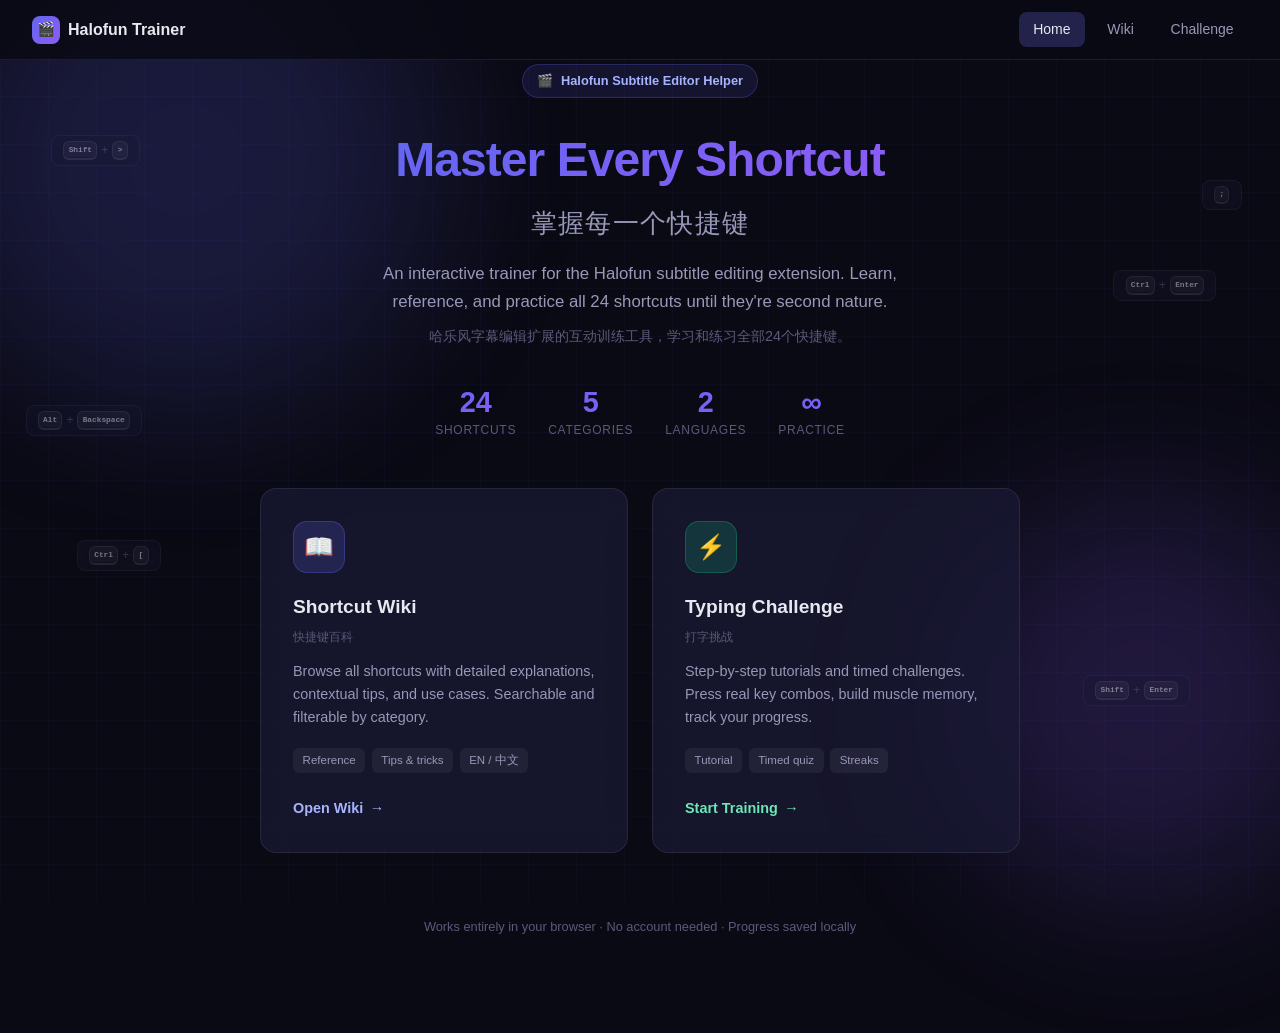
<file: docs/index.html>
<!DOCTYPE html>
<html lang="en">
<head>
<meta charset="UTF-8">
<meta name="viewport" content="width=device-width, initial-scale=1.0">
<title>Halofun Shortcut Trainer</title>
<link rel="stylesheet" href="css/style.css">
<style>
/* ── Landing-specific styles ─────────────────────────────────────────────── */
body { overflow-x: hidden; }

/* Animated background grid */
.bg-grid {
  position: fixed; inset: 0; z-index: 0;
  background-image:
    linear-gradient(rgba(99,102,241,0.04) 1px, transparent 1px),
    linear-gradient(90deg, rgba(99,102,241,0.04) 1px, transparent 1px);
  background-size: 48px 48px;
  pointer-events: none;
}
.bg-glow {
  position: fixed; z-index: 0; pointer-events: none;
  border-radius: 50%; filter: blur(80px); opacity: 0.18;
}
.bg-glow-1 { width: 500px; height: 500px; background: var(--accent); top: -10%; left: -5%; }
.bg-glow-2 { width: 400px; height: 400px; background: var(--accent2); bottom: 0; right: -5%; }

/* Hero */
.hero {
  position: relative; z-index: 1;
  display: flex; flex-direction: column; align-items: center; justify-content: center;
  min-height: calc(100vh - 60px);
  text-align: center;
  padding: 4rem 1.5rem 6rem;
}

.hero-eyebrow {
  display: inline-flex; align-items: center; gap: 0.5rem;
  padding: 0.35rem 0.9rem;
  border-radius: 99px;
  background: rgba(99,102,241,0.12);
  border: 1px solid rgba(99,102,241,0.25);
  font-size: 0.8rem; font-weight: 600; color: #a5b4fc;
  margin-bottom: 1.5rem;
  animation: fadeInUp 0.5s ease 0.1s both;
}

.hero h1 {
  margin-bottom: 1rem;
  animation: fadeInUp 0.5s ease 0.2s both;
}
.hero h1 .zh { display: block; font-size: 0.55em; color: var(--text2); font-weight: 400; margin-top: 0.2rem; letter-spacing: 0.05em; }

.hero-desc {
  max-width: 560px;
  color: var(--text2); font-size: 1.05rem; line-height: 1.7;
  margin-bottom: 0.5rem;
  animation: fadeInUp 0.5s ease 0.3s both;
}
.hero-desc-zh {
  max-width: 460px; font-size: 0.9rem; color: var(--text3);
  margin-bottom: 2.5rem;
  animation: fadeInUp 0.5s ease 0.35s both;
}

.hero-stats {
  display: flex; gap: 2rem; justify-content: center;
  margin-bottom: 3rem;
  animation: fadeInUp 0.5s ease 0.4s both;
}
.stat { text-align: center; }
.stat-num { font-size: 1.8rem; font-weight: 700; line-height: 1; }
.stat-num.g { background: var(--grad); -webkit-background-clip: text; -webkit-text-fill-color: transparent; background-clip: text; }
.stat-label { font-size: 0.75rem; color: var(--text3); margin-top: 0.25rem; text-transform: uppercase; letter-spacing: 0.06em; }

/* Cards */
.mode-cards {
  display: grid; grid-template-columns: repeat(auto-fit, minmax(300px, 1fr));
  gap: 1.5rem; max-width: 760px; width: 100%;
  animation: fadeInUp 0.5s ease 0.5s both;
}

.mode-card {
  display: flex; flex-direction: column;
  padding: 2rem;
  border-radius: 16px;
  background: rgba(26,26,53,0.7);
  backdrop-filter: blur(12px);
  border: 1px solid var(--border);
  text-align: left;
  transition: transform 0.25s, border-color 0.25s, box-shadow 0.25s;
  cursor: pointer;
  position: relative; overflow: hidden;
}
.mode-card::before {
  content: '';
  position: absolute; inset: 0;
  background: var(--grad);
  opacity: 0;
  transition: opacity 0.25s;
}
.mode-card:hover { transform: translateY(-4px); border-color: rgba(99,102,241,0.4); box-shadow: 0 16px 48px rgba(0,0,0,0.4); }
.mode-card:hover::before { opacity: 0.04; }

.card-icon {
  width: 52px; height: 52px; border-radius: 14px;
  display: flex; align-items: center; justify-content: center;
  font-size: 1.5rem; margin-bottom: 1.2rem;
  position: relative; z-index: 1;
}
.card-icon.wiki-icon { background: rgba(99,102,241,0.2); border: 1px solid rgba(99,102,241,0.3); }
.card-icon.challenge-icon { background: rgba(16,185,129,0.2); border: 1px solid rgba(16,185,129,0.3); }

.card-title { font-size: 1.2rem; font-weight: 700; margin-bottom: 0.3rem; position: relative; z-index: 1; }
.card-title-zh { font-size: 0.75rem; color: var(--text3); margin-bottom: 0.8rem; position: relative; z-index: 1; }
.card-desc { color: var(--text2); font-size: 0.9rem; line-height: 1.6; flex: 1; position: relative; z-index: 1; }
.card-tags { display: flex; flex-wrap: wrap; gap: 0.4rem; margin-top: 1.2rem; position: relative; z-index: 1; }
.card-tag {
  padding: 0.2rem 0.6rem; border-radius: 6px;
  font-size: 0.72rem; font-weight: 500;
  background: rgba(255,255,255,0.06); color: var(--text2);
}
.card-cta {
  display: flex; align-items: center; gap: 0.4rem;
  margin-top: 1.5rem; font-weight: 600; font-size: 0.9rem;
  position: relative; z-index: 1;
  transition: gap 0.2s;
}
.card-cta.wiki-cta { color: #a5b4fc; }
.card-cta.challenge-cta { color: #6ee7b7; }
.mode-card:hover .card-cta { gap: 0.7rem; }

/* Floating shortcut pills */
.floating-pills {
  position: fixed; inset: 0; pointer-events: none; z-index: 0; overflow: hidden;
}
.pill {
  position: absolute;
  display: inline-flex; align-items: center; gap: 4px;
  padding: 0.3rem 0.7rem;
  background: rgba(26,26,53,0.6); backdrop-filter: blur(8px);
  border: 1px solid var(--border);
  border-radius: 8px; font-size: 0.75rem; color: var(--text3);
  animation: float 4s ease-in-out infinite;
  opacity: 0.5;
}
.pill kbd { font-size: 0.65em; background: rgba(255,255,255,0.08); border-color: rgba(255,255,255,0.12); }

/* Bottom wave */
.hero-bottom {
  position: relative; z-index: 1;
  margin-top: 4rem; color: var(--text3); font-size: 0.8rem;
  animation: fadeInUp 0.5s ease 0.7s both;
}
</style>
</head>
<body>

<div class="bg-grid"></div>
<div class="bg-glow bg-glow-1"></div>
<div class="bg-glow bg-glow-2"></div>

<!-- Floating decorative pills -->
<div class="floating-pills">
  <div class="pill" style="top:15%;left:4%;animation-delay:0s"><kbd>Shift</kbd><span>+</span><kbd>&gt;</kbd></div>
  <div class="pill" style="top:30%;right:5%;animation-delay:1.2s"><kbd>Ctrl</kbd><span>+</span><kbd>Enter</kbd></div>
  <div class="pill" style="top:60%;left:6%;animation-delay:0.7s"><kbd>Ctrl</kbd><span>+</span><kbd>[</kbd></div>
  <div class="pill" style="top:75%;right:7%;animation-delay:1.8s"><kbd>Shift</kbd><span>+</span><kbd>Enter</kbd></div>
  <div class="pill" style="top:45%;left:2%;animation-delay:2.3s"><kbd>Alt</kbd><span>+</span><kbd>Backspace</kbd></div>
  <div class="pill" style="top:20%;right:3%;animation-delay:0.4s"><kbd>;</kbd></div>
</div>

<nav class="site-nav">
  <div class="nav-logo">
    <div class="logo-icon">🎬</div>
    Halofun Trainer
  </div>
  <div class="nav-links">
    <a href="index.html" class="nav-link active">Home</a>
    <a href="wiki.html" class="nav-link">Wiki</a>
    <a href="challenge.html" class="nav-link">Challenge</a>
  </div>
</nav>

<main class="hero">
  <div class="hero-eyebrow">
    <span>🎬</span> Halofun Subtitle Editor Helper
  </div>

  <h1>
    <span class="gradient-text">Master Every Shortcut</span>
    <span class="zh">掌握每一个快捷键</span>
  </h1>

  <p class="hero-desc">
    An interactive trainer for the Halofun subtitle editing extension.
    Learn, reference, and practice all 24 shortcuts until they're second nature.
  </p>
  <p class="hero-desc-zh">哈乐风字幕编辑扩展的互动训练工具，学习和练习全部24个快捷键。</p>

  <div class="hero-stats">
    <div class="stat">
      <div class="stat-num g">24</div>
      <div class="stat-label">Shortcuts</div>
    </div>
    <div class="stat">
      <div class="stat-num g">5</div>
      <div class="stat-label">Categories</div>
    </div>
    <div class="stat">
      <div class="stat-num g">2</div>
      <div class="stat-label">Languages</div>
    </div>
    <div class="stat">
      <div class="stat-num g">∞</div>
      <div class="stat-label">Practice</div>
    </div>
  </div>

  <div class="mode-cards">
    <a href="wiki.html" class="mode-card">
      <div class="card-icon wiki-icon">📖</div>
      <div class="card-title">Shortcut Wiki</div>
      <div class="card-title-zh">快捷键百科</div>
      <div class="card-desc">Browse all shortcuts with detailed explanations, contextual tips, and use cases. Searchable and filterable by category.</div>
      <div class="card-tags">
        <span class="card-tag">Reference</span>
        <span class="card-tag">Tips &amp; tricks</span>
        <span class="card-tag">EN / 中文</span>
      </div>
      <div class="card-cta wiki-cta">Open Wiki <span>→</span></div>
    </a>

    <a href="challenge.html" class="mode-card">
      <div class="card-icon challenge-icon">⚡</div>
      <div class="card-title">Typing Challenge</div>
      <div class="card-title-zh">打字挑战</div>
      <div class="card-desc">Step-by-step tutorials and timed challenges. Press real key combos, build muscle memory, track your progress.</div>
      <div class="card-tags">
        <span class="card-tag">Tutorial</span>
        <span class="card-tag">Timed quiz</span>
        <span class="card-tag">Streaks</span>
      </div>
      <div class="card-cta challenge-cta">Start Training <span>→</span></div>
    </a>
  </div>

  <div class="hero-bottom">
    Works entirely in your browser · No account needed · Progress saved locally
  </div>
</main>

</body>
</html>
</file>
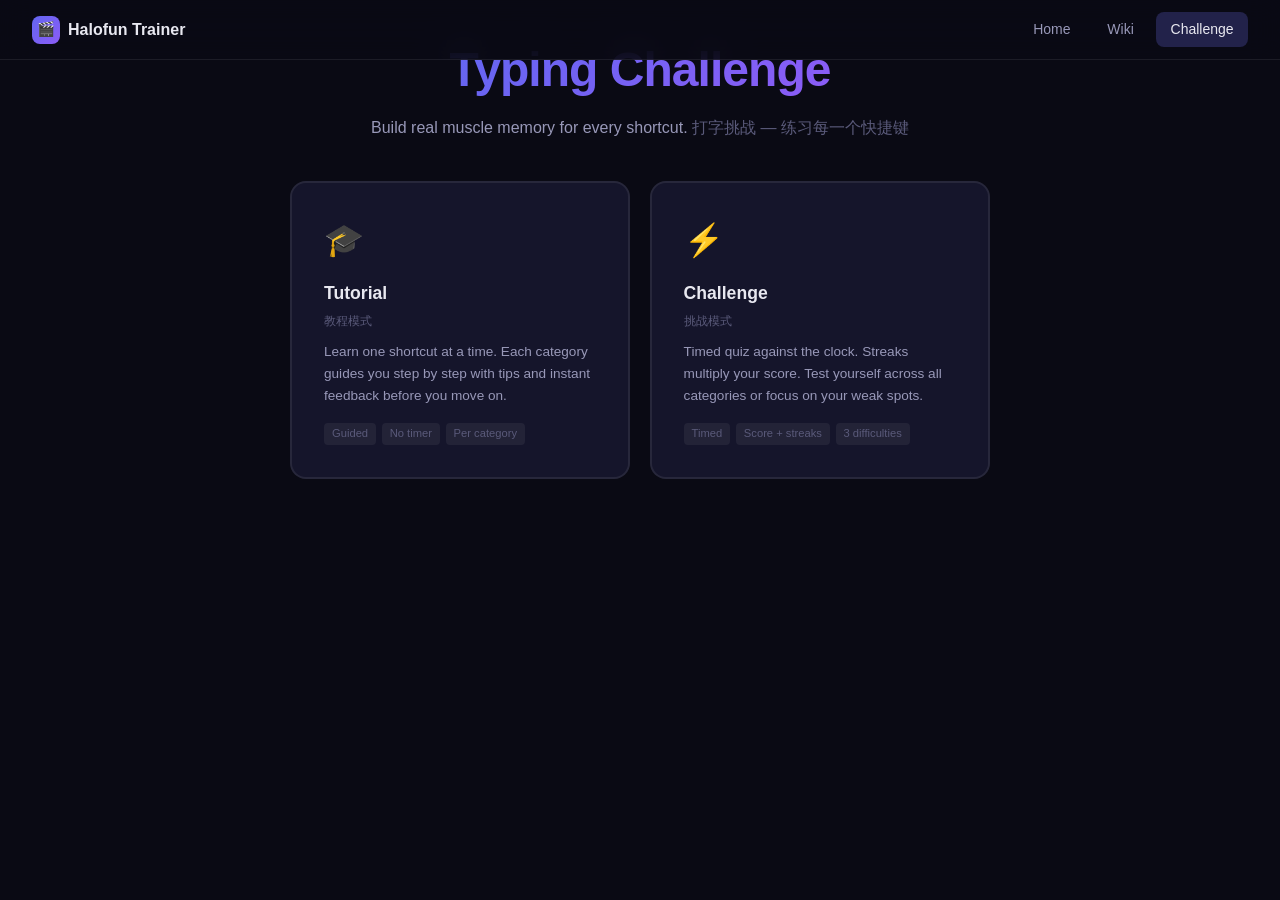
<file: docs/challenge.html>
<!DOCTYPE html>
<html lang="en">
<head>
<meta charset="UTF-8">
<meta name="viewport" content="width=device-width, initial-scale=1.0">
<title>Typing Challenge — Halofun Trainer</title>
<link rel="stylesheet" href="css/style.css">
<style>
/* ── Layout ───────────────────────────────────────────────────────────────── */
.page { display: flex; flex-direction: column; align-items: center; padding: 2rem 1rem 4rem; }
.section { display: none; width: 100%; max-width: 700px; }
.section.active { display: block; animation: fadeInUp 0.35s ease; }

/* ── Mode Select ──────────────────────────────────────────────────────────── */
#modeSelect { text-align: center; }
#modeSelect h1 { margin-bottom: 0.4rem; }
#modeSelect p { color: var(--text2); margin-bottom: 3rem; }

.mode-pick-cards { display: grid; grid-template-columns: 1fr 1fr; gap: 1.2rem; margin-bottom: 2.5rem; }
.mode-pick {
  padding: 2rem;
  border-radius: 16px;
  background: rgba(26,26,53,0.7);
  border: 2px solid var(--border);
  cursor: pointer;
  text-align: left;
  transition: all 0.2s;
}
.mode-pick:hover { border-color: rgba(99,102,241,0.5); transform: translateY(-3px); box-shadow: 0 12px 32px rgba(0,0,0,0.4); }
.mode-pick-icon { font-size: 2rem; margin-bottom: 0.8rem; }
.mode-pick-title { font-size: 1.1rem; font-weight: 700; margin-bottom: 0.3rem; }
.mode-pick-title-zh { font-size: 0.72rem; color: var(--text3); margin-bottom: 0.7rem; }
.mode-pick-desc { font-size: 0.85rem; color: var(--text2); line-height: 1.6; }
.mode-pick-tags { display: flex; flex-wrap: wrap; gap: 0.35rem; margin-top: 1rem; }
.mode-pick-tag { padding: 0.15rem 0.5rem; border-radius: 4px; font-size: 0.7rem; background: rgba(255,255,255,0.06); color: var(--text3); }

/* Weak spots button */
.weak-btn {
  display: inline-flex; align-items: center; gap: 0.5rem;
  padding: 0.65rem 1.4rem;
  border-radius: 10px;
  background: rgba(245,158,11,0.12);
  border: 1px solid rgba(245,158,11,0.3);
  color: #fcd34d; font-weight: 600; font-size: 0.9rem;
  cursor: pointer; transition: background 0.2s;
}
.weak-btn:hover { background: rgba(245,158,11,0.22); }
.weak-btn.hidden { display: none; }

/* ── Tutorial Setup ───────────────────────────────────────────────────────── */
#tutSetup { text-align: center; }
#tutSetup h2 { margin-bottom: 0.5rem; }
#tutSetup p { color: var(--text2); margin-bottom: 2rem; }

.cat-select-grid { display: grid; grid-template-columns: repeat(auto-fill, minmax(180px, 1fr)); gap: 0.8rem; margin-bottom: 2rem; }
.cat-select-card {
  padding: 1.1rem; border-radius: 12px;
  background: rgba(26,26,53,0.6);
  border: 2px solid var(--border);
  cursor: pointer; text-align: center;
  transition: all 0.2s;
}
.cat-select-card:hover { border-color: rgba(99,102,241,0.4); }
.cat-select-card.selected { border-color: var(--accent); background: rgba(99,102,241,0.12); }
.cat-select-icon { font-size: 1.6rem; margin-bottom: 0.4rem; }
.cat-select-name { font-size: 0.85rem; font-weight: 600; }
.cat-select-count { font-size: 0.72rem; color: var(--text3); margin-top: 0.2rem; }
.cat-select-progress { display: flex; gap: 3px; justify-content: center; margin-top: 0.5rem; }
.cat-dot { width: 6px; height: 6px; border-radius: 50%; background: var(--border2); }
.cat-dot.done { background: var(--success); }
.cat-dot.partial { background: var(--warn); }

/* ── Tutorial Active ──────────────────────────────────────────────────────── */
#tutActive {}

.tut-header {
  display: flex; align-items: center; gap: 1rem; margin-bottom: 1.5rem;
}
.tut-header-left { flex: 1; }
.tut-header-title { font-size: 1rem; font-weight: 700; }
.tut-header-sub { font-size: 0.8rem; color: var(--text2); margin-top: 0.2rem; }
.tut-step-count { font-size: 0.8rem; color: var(--text3); }

/* Intro card */
.tut-intro-card {
  padding: 1.8rem 2rem;
  background: rgba(26,26,53,0.7);
  border: 1px solid var(--border);
  border-radius: 16px;
  margin-bottom: 1rem;
  transition: border-color 0.3s, box-shadow 0.3s;
}
.tut-intro-card.state-waiting { border-color: var(--border); }
.tut-intro-card.state-success {
  border-color: var(--success);
  box-shadow: 0 0 28px rgba(16,185,129,0.25);
  animation: glow-success 0.6s ease;
}
.tut-intro-card.state-error {
  border-color: var(--error);
  box-shadow: 0 0 20px rgba(239,68,68,0.2);
  animation: shake 0.4s ease, glow-error 0.4s ease;
}

.tut-prompt-label {
  font-size: 0.72rem; font-weight: 600; text-transform: uppercase; letter-spacing: 0.08em;
  color: var(--text3); margin-bottom: 1.2rem;
}

.tut-action-label {
  font-size: 1.25rem; font-weight: 700; color: var(--text); line-height: 1.4;
  margin-bottom: 0.3rem;
}
.tut-action-zh { font-size: 0.9rem; color: var(--text2); margin-bottom: 1.5rem; }

/* Key display in tutorial */
.tut-keys {
  display: flex; align-items: center; gap: 6px; flex-wrap: wrap;
  margin-bottom: 1.5rem;
}
.tut-keys.revealed {}
.tut-keys kbd {
  font-size: 1rem; padding: 0.35em 0.75em;
  background: var(--surface2);
  transition: all 0.2s;
}
.tut-keys kbd.pressed { background: var(--accent); border-color: var(--accent2); box-shadow: 0 0 14px rgba(99,102,241,0.5); color: #fff; }
.tut-keys kbd.correct { background: var(--success); border-color: #059669; box-shadow: 0 0 14px rgba(16,185,129,0.5); color: #fff; }
.tut-keys kbd.wrong   { background: var(--error);   border-color: #dc2626; color: #fff; }
.tut-keys .plus { color: var(--text3); font-size: 0.85em; }

.tut-status-msg {
  display: flex; align-items: center; gap: 0.5rem;
  font-size: 0.88rem; font-weight: 600; min-height: 1.5rem;
}
.tut-status-msg.success { color: var(--success); }
.tut-status-msg.error   { color: var(--error); }
.tut-status-msg.hint    { color: var(--text3); }

/* Tip panel */
.tut-tip-panel {
  margin-top: 1rem;
  padding: 0.8rem 1rem;
  background: rgba(99,102,241,0.07);
  border-left: 2px solid rgba(99,102,241,0.35);
  border-radius: 0 8px 8px 0;
  font-size: 0.85rem; color: var(--text2); line-height: 1.6;
}
.tut-tip-panel.hidden { display: none; }

/* Tutorial controls */
.tut-controls { display: flex; gap: 0.75rem; margin-top: 1rem; flex-wrap: wrap; }
.tut-skip-btn {
  background: none; border: 1px solid var(--border); color: var(--text3);
  padding: 0.5rem 1rem; border-radius: 8px; font-size: 0.85rem; cursor: pointer;
  transition: all 0.2s;
}
.tut-skip-btn:hover { border-color: var(--border2); color: var(--text2); }
.tut-next-btn {
  padding: 0.5rem 1.2rem; border-radius: 8px; font-size: 0.85rem;
  font-weight: 600; border: none; cursor: pointer;
  background: var(--accent); color: #fff;
  display: none; transition: all 0.2s;
}
.tut-next-btn:hover { background: var(--accent2); }
.tut-next-btn.visible { display: inline-flex; }

/* Keyboard press hint */
.press-hint {
  text-align: center; padding: 0.5rem;
  font-size: 0.78rem; color: var(--text3);
  animation: fadeIn 0.3s ease;
}
.press-hint.hidden { display: none; }

/* ── Tutorial Completion ──────────────────────────────────────────────────── */
#tutComplete { text-align: center; }
.complete-icon { font-size: 4rem; margin-bottom: 1rem; animation: pop 0.4s ease; }
.complete-title { font-size: 1.8rem; font-weight: 700; margin-bottom: 0.5rem; }
.complete-sub { color: var(--text2); margin-bottom: 2rem; }
.complete-stars { font-size: 2.5rem; margin-bottom: 1rem; }
.complete-stats {
  display: flex; gap: 1.5rem; justify-content: center; flex-wrap: wrap;
  margin-bottom: 2rem;
}
.cstat { text-align: center; }
.cstat-num { font-size: 1.8rem; font-weight: 700; }
.cstat-label { font-size: 0.75rem; color: var(--text3); text-transform: uppercase; letter-spacing: 0.05em; }
.complete-actions { display: flex; gap: 0.75rem; justify-content: center; flex-wrap: wrap; }

/* ── Challenge Setup ──────────────────────────────────────────────────────── */
#chalSetup { text-align: center; }
#chalSetup h2 { margin-bottom: 0.5rem; }
#chalSetup p { color: var(--text2); margin-bottom: 2rem; }

.diff-cards { display: grid; grid-template-columns: repeat(3, 1fr); gap: 0.8rem; margin-bottom: 1.5rem; }
.diff-card {
  padding: 1.2rem 0.8rem; border-radius: 12px;
  background: rgba(26,26,53,0.6);
  border: 2px solid var(--border);
  cursor: pointer; text-align: center;
  transition: all 0.2s;
}
.diff-card:hover { transform: translateY(-2px); }
.diff-card.selected { border-color: var(--accent); background: rgba(99,102,241,0.1); }
.diff-icon { font-size: 1.5rem; margin-bottom: 0.4rem; }
.diff-name { font-size: 0.95rem; font-weight: 700; margin-bottom: 0.2rem; }
.diff-time { font-size: 0.75rem; color: var(--text2); }
.diff-tag { font-size: 0.7rem; color: var(--text3); margin-top: 0.4rem; }

.chal-cat-grid { display: flex; flex-wrap: wrap; gap: 0.5rem; justify-content: center; margin-bottom: 1.5rem; }
.chal-cat-toggle {
  padding: 0.4rem 0.85rem; border-radius: 99px;
  font-size: 0.8rem; font-weight: 500;
  border: 1px solid var(--border); background: transparent; color: var(--text2);
  cursor: pointer; transition: all 0.2s;
}
.chal-cat-toggle.on {
  background: rgba(99,102,241,0.15);
  border-color: rgba(99,102,241,0.4); color: #a5b4fc;
}

/* ── Challenge Active ─────────────────────────────────────────────────────── */
#chalActive {}

/* HUD */
.hud {
  display: flex; align-items: center; gap: 1.2rem; margin-bottom: 1.2rem; flex-wrap: wrap;
}
.hud-score { font-size: 1.4rem; font-weight: 800; }
.hud-score span { font-size: 0.7rem; color: var(--text3); font-weight: 400; display: block; }
.hud-streak {
  display: flex; align-items: center; gap: 0.4rem;
  padding: 0.4rem 0.8rem; border-radius: 8px;
  background: rgba(245,158,11,0.1); border: 1px solid rgba(245,158,11,0.2);
  font-size: 0.9rem; font-weight: 700; color: #fcd34d;
  transition: all 0.2s;
}
.hud-streak.bump { animation: streak-bump 0.3s ease; }
.hud-mult {
  font-size: 0.7rem; padding: 0.15rem 0.45rem; border-radius: 4px;
  background: rgba(245,158,11,0.2); color: #fbbf24; font-weight: 700;
}
.hud-lives { display: flex; gap: 0.3rem; font-size: 1.2rem; }
.hud-lives .life.lost { opacity: 0.2; filter: grayscale(1); }
.hud-spacer { flex: 1; }
.hud-q-count { font-size: 0.8rem; color: var(--text3); }

/* Timer */
.timer-wrap { margin-bottom: 1.2rem; position: relative; }
.timer-bar-bg { height: 5px; background: var(--surface2); border-radius: 3px; overflow: hidden; }
.timer-bar {
  height: 100%; border-radius: 3px;
  background: linear-gradient(90deg, var(--success), var(--accent));
  transition: background 0.5s;
}
.timer-bar.urgent { background: linear-gradient(90deg, var(--error), var(--warn)); }

/* Question card */
.question-card {
  padding: 2.5rem 2rem;
  background: rgba(26,26,53,0.7);
  border: 2px solid var(--border);
  border-radius: 18px;
  text-align: center;
  transition: border-color 0.3s, box-shadow 0.3s;
  min-height: 200px;
  display: flex; flex-direction: column; align-items: center; justify-content: center;
}
.question-card.correct {
  border-color: var(--success);
  box-shadow: 0 0 32px rgba(16,185,129,0.3);
  animation: glow-success 0.5s ease;
}
.question-card.wrong {
  border-color: var(--error);
  box-shadow: 0 0 24px rgba(239,68,68,0.2);
  animation: shake 0.35s ease, glow-error 0.4s ease;
}

.q-cat-badge { margin-bottom: 1rem; }
.q-action {
  font-size: 1.4rem; font-weight: 700; margin-bottom: 0.5rem; line-height: 1.4;
}
.q-action-zh { font-size: 0.9rem; color: var(--text2); margin-bottom: 1rem; }
.q-press-hint { font-size: 0.82rem; color: var(--text3); margin-top: 0.5rem; }
.q-feedback-keys {
  display: flex; align-items: center; gap: 6px; flex-wrap: wrap; justify-content: center;
  margin-top: 1rem; opacity: 0;
  transition: opacity 0.3s;
}
.q-feedback-keys.visible { opacity: 1; }
.q-feedback-keys kbd { font-size: 0.95rem; }

/* Scored flash */
.score-flash {
  position: fixed; top: 50%; left: 50%;
  transform: translate(-50%, -50%);
  font-size: 3rem; font-weight: 900;
  pointer-events: none; z-index: 200;
  opacity: 0; transition: none;
}
.score-flash.show {
  animation: score-burst 0.7s ease forwards;
}
@keyframes score-burst {
  0%   { opacity: 1; transform: translate(-50%, -50%) scale(0.5); }
  30%  { transform: translate(-50%, -70%) scale(1.2); }
  100% { opacity: 0; transform: translate(-50%, -90%) scale(1); }
}

/* ── Challenge End ────────────────────────────────────────────────────────── */
#chalEnd { text-align: center; }
.end-rank { font-size: 3.5rem; margin-bottom: 0.5rem; animation: pop 0.4s ease; }
.end-title { font-size: 1.6rem; font-weight: 700; margin-bottom: 0.3rem; }
.end-sub { color: var(--text2); margin-bottom: 2rem; }
.end-stats {
  display: grid; grid-template-columns: repeat(auto-fit, minmax(110px, 1fr));
  gap: 0.8rem; margin-bottom: 2rem;
}
.end-stat {
  padding: 1rem; border-radius: 12px;
  background: rgba(26,26,53,0.6); border: 1px solid var(--border);
}
.end-stat-num { font-size: 1.6rem; font-weight: 800; }
.end-stat-label { font-size: 0.72rem; color: var(--text3); text-transform: uppercase; letter-spacing: 0.05em; margin-top: 0.2rem; }

.weak-spots-section { margin-bottom: 2rem; text-align: left; }
.weak-spots-title { font-size: 0.85rem; font-weight: 600; color: var(--text2); margin-bottom: 0.75rem; }
.weak-spot-item {
  display: flex; align-items: center; justify-content: space-between; gap: 0.75rem;
  padding: 0.65rem 0.9rem; border-radius: 8px;
  background: rgba(239,68,68,0.07); border: 1px solid rgba(239,68,68,0.15);
  margin-bottom: 0.4rem;
}
.weak-spot-label { font-size: 0.85rem; color: var(--text); }
.weak-spot-miss { font-size: 0.75rem; color: var(--error); font-weight: 600; }
.end-actions { display: flex; gap: 0.75rem; justify-content: center; flex-wrap: wrap; }

/* ── Shared ───────────────────────────────────────────────────────────────── */
.back-row {
  display: flex; align-items: center; gap: 0.5rem;
  margin-bottom: 2rem;
}
.back-btn {
  display: inline-flex; align-items: center; gap: 0.4rem;
  background: none; border: none; color: var(--text2);
  font-size: 0.85rem; cursor: pointer; transition: color 0.2s; padding: 0;
}
.back-btn:hover { color: var(--text); }
</style>
</head>
<body>

<nav class="site-nav">
  <div class="nav-logo">
    <div class="logo-icon">🎬</div>
    Halofun Trainer
  </div>
  <div class="nav-links">
    <a href="index.html" class="nav-link">Home</a>
    <a href="wiki.html" class="nav-link">Wiki</a>
    <a href="challenge.html" class="nav-link active">Challenge</a>
  </div>
</nav>

<div class="page">

<!-- ── Mode Select ──────────────────────────────────────────────────────── -->
<div class="section active" id="modeSelect">
  <h1 style="text-align:center;margin-bottom:0.4rem"><span class="gradient-text">Typing Challenge</span></h1>
  <p style="text-align:center;color:var(--text2);margin-bottom:2.5rem">Build real muscle memory for every shortcut. <span style="color:var(--text3)">打字挑战 — 练习每一个快捷键</span></p>

  <div class="mode-pick-cards">
    <div class="mode-pick" id="pickTutorial">
      <div class="mode-pick-icon">🎓</div>
      <div class="mode-pick-title">Tutorial</div>
      <div class="mode-pick-title-zh">教程模式</div>
      <div class="mode-pick-desc">Learn one shortcut at a time. Each category guides you step by step with tips and instant feedback before you move on.</div>
      <div class="mode-pick-tags">
        <span class="mode-pick-tag">Guided</span>
        <span class="mode-pick-tag">No timer</span>
        <span class="mode-pick-tag">Per category</span>
      </div>
    </div>
    <div class="mode-pick" id="pickChallenge">
      <div class="mode-pick-icon">⚡</div>
      <div class="mode-pick-title">Challenge</div>
      <div class="mode-pick-title-zh">挑战模式</div>
      <div class="mode-pick-desc">Timed quiz against the clock. Streaks multiply your score. Test yourself across all categories or focus on your weak spots.</div>
      <div class="mode-pick-tags">
        <span class="mode-pick-tag">Timed</span>
        <span class="mode-pick-tag">Score + streaks</span>
        <span class="mode-pick-tag">3 difficulties</span>
      </div>
    </div>
  </div>

  <div style="text-align:center">
    <button class="weak-btn hidden" id="weakBtn">⚠️ Practice Weak Spots (<span id="weakCount">0</span>)</button>
  </div>
</div>

<!-- ── Tutorial Setup ───────────────────────────────────────────────────── -->
<div class="section" id="tutSetup">
  <div class="back-row">
    <button class="back-btn" onclick="showSection('modeSelect')">← Back</button>
  </div>
  <h2>Tutorial Mode <span style="font-size:0.6em;color:var(--text3);font-weight:400;">教程模式</span></h2>
  <p>Pick a category to start learning its shortcuts one by one.</p>
  <div class="cat-select-grid" id="tutCatGrid"></div>
  <div style="text-align:center">
    <button class="btn btn-primary" id="startTutBtn" onclick="startTutorial()">Start Tutorial →</button>
  </div>
</div>

<!-- ── Tutorial Active ───────────────────────────────────────────────────── -->
<div class="section" id="tutActive">
  <div class="back-row">
    <button class="back-btn" id="tutBackBtn">← Back to categories</button>
    <div style="flex:1"></div>
    <span class="tut-step-count" id="tutStepCount">1 / 6</span>
  </div>

  <div class="tut-header">
    <div class="tut-header-left">
      <div class="tut-header-title" id="tutCatTitle"></div>
      <div class="tut-header-sub" id="tutCatSub"></div>
    </div>
  </div>

  <div class="progress-bar-wrap" style="margin-bottom:1.5rem">
    <div class="progress-bar-fill" id="tutProgressBar" style="width:0%"></div>
  </div>

  <div class="tut-intro-card state-waiting" id="tutCard">
    <div class="tut-prompt-label" id="tutPhaseLabel">LEARN THIS SHORTCUT</div>

    <div class="tut-action-label" id="tutActionEN"></div>
    <div class="tut-action-zh" id="tutActionZH"></div>

    <div class="tut-keys" id="tutKeysDisplay"></div>

    <div class="tut-status-msg hint" id="tutStatusMsg">
      <span id="tutStatusIcon">⌨️</span>
      <span id="tutStatusText">Press the key combination shown above</span>
    </div>
  </div>

  <div class="tut-tip-panel hidden" id="tutTipPanel"></div>

  <div class="tut-controls">
    <button class="tut-skip-btn" id="tutSkipBtn">Skip →</button>
    <button class="tut-next-btn" id="tutNextBtn">Next shortcut →</button>
  </div>
  <div class="press-hint" id="tutPressHint">Press the key combination to continue</div>
</div>

<!-- ── Tutorial Complete ─────────────────────────────────────────────────── -->
<div class="section" id="tutComplete">
  <div class="complete-icon" id="completeEmoji">🎉</div>
  <div class="complete-title" id="completeTitle">Category Complete!</div>
  <div class="complete-sub" id="completeSub"></div>
  <div class="complete-stars" id="completeStars"></div>
  <div class="complete-stats">
    <div class="cstat"><div class="cstat-num" id="cstatCorrect" style="color:var(--success)">-</div><div class="cstat-label">Correct</div></div>
    <div class="cstat"><div class="cstat-num" id="cstatSkipped" style="color:var(--warn)">-</div><div class="cstat-label">Skipped</div></div>
    <div class="cstat"><div class="cstat-num" id="cstatAccuracy" style="color:var(--accent)">-</div><div class="cstat-label">Accuracy</div></div>
  </div>
  <div class="complete-actions">
    <button class="btn btn-ghost" onclick="showSection('tutSetup')">Another Category</button>
    <button class="btn btn-primary" onclick="showSection('modeSelect')">Back to Menu</button>
  </div>
</div>

<!-- ── Challenge Setup ───────────────────────────────────────────────────── -->
<div class="section" id="chalSetup">
  <div class="back-row">
    <button class="back-btn" onclick="showSection('modeSelect')">← Back</button>
  </div>
  <h2>Challenge Mode <span style="font-size:0.6em;color:var(--text3);font-weight:400;">挑战模式</span></h2>
  <p>Choose difficulty and categories, then press the right shortcut before time runs out.</p>

  <div style="margin-bottom:1rem;font-size:0.82rem;font-weight:600;color:var(--text2);text-align:left;">Difficulty</div>
  <div class="diff-cards">
    <div class="diff-card selected" data-diff="easy">
      <div class="diff-icon">🌱</div>
      <div class="diff-name">Easy</div>
      <div class="diff-time">8 seconds / question</div>
      <div class="diff-tag">All categories · No pressure</div>
    </div>
    <div class="diff-card" data-diff="medium">
      <div class="diff-icon">⚡</div>
      <div class="diff-name">Medium</div>
      <div class="diff-time">5 seconds / question</div>
      <div class="diff-tag">Your choice of categories</div>
    </div>
    <div class="diff-card" data-diff="hard">
      <div class="diff-icon">🔥</div>
      <div class="diff-name">Hard</div>
      <div class="diff-time">3 seconds / question</div>
      <div class="diff-tag">All · Random order</div>
    </div>
  </div>

  <div style="margin-bottom:0.75rem;font-size:0.82rem;font-weight:600;color:var(--text2);text-align:left;">Categories</div>
  <div class="chal-cat-grid" id="chalCatGrid"></div>

  <div style="text-align:center;margin-top:1.5rem">
    <button class="btn btn-primary" onclick="startChallenge()">Start Challenge →</button>
  </div>
</div>

<!-- ── Challenge Active ──────────────────────────────────────────────────── -->
<div class="section" id="chalActive">
  <div class="hud">
    <div class="hud-score">
      <span>SCORE</span>
      <span id="hudScore">0</span>
    </div>
    <div class="hud-streak" id="hudStreak">
      🔥 <span id="hudStreakNum">0</span>
      <span class="hud-mult" id="hudMult">×1</span>
    </div>
    <div class="hud-spacer"></div>
    <div class="hud-lives" id="hudLives"></div>
    <div class="hud-q-count" id="hudQCount">0 / 0</div>
  </div>

  <div class="timer-wrap">
    <div class="timer-bar-bg">
      <div class="timer-bar" id="timerBar"></div>
    </div>
  </div>

  <div class="question-card" id="questionCard">
    <div class="q-cat-badge" id="qCatBadge"></div>
    <div class="q-action" id="qAction"></div>
    <div class="q-action-zh" id="qActionZH"></div>
    <div class="q-press-hint">Press the correct key combination</div>
    <div class="q-feedback-keys" id="qFeedbackKeys"></div>
  </div>
</div>

<!-- ── Challenge End ─────────────────────────────────────────────────────── -->
<div class="section" id="chalEnd">
  <div class="end-rank" id="endRank"></div>
  <div class="end-title" id="endTitle"></div>
  <div class="end-sub" id="endSub"></div>
  <div class="end-stats" id="endStats"></div>
  <div class="weak-spots-section" id="weakSpotsSection"></div>
  <div class="end-actions">
    <button class="btn btn-ghost" onclick="showSection('chalSetup')">Try Again</button>
    <button class="btn btn-primary" onclick="showSection('modeSelect')">Main Menu</button>
  </div>
</div>

</div><!-- .page -->

<!-- Score flash -->
<div class="score-flash" id="scoreFlash"></div>

<script src="js/data.js"></script>
<script>
// ════════════════════════════════════════════════════════════════════════════
// State & helpers
// ════════════════════════════════════════════════════════════════════════════

function getStats() {
  try { return JSON.parse(localStorage.getItem('halo-challenge-stats') || '{}'); }
  catch { return {}; }
}
function saveStats(s) {
  localStorage.setItem('halo-challenge-stats', JSON.stringify(s));
}
function recordResult(id, correct) {
  const s = getStats();
  if (!s[id]) s[id] = { correct: 0, attempts: 0 };
  s[id].attempts++;
  if (correct) s[id].correct++;
  saveStats(s);
}

const MOD_KEYS = new Set(['Control','Shift','Alt','Meta','CapsLock','Tab']);

function showSection(id) {
  document.querySelectorAll('.section').forEach(s => s.classList.remove('active'));
  document.getElementById(id).classList.add('active');
}

function keysHtml(display, isSpecial) {
  if (isSpecial) return display.map(k => `<kbd>${k}</kbd>`).join('<span class="plus"> / </span>');
  return display.map(k => `<kbd>${k}</kbd>`).join('<span class="plus">+</span>');
}

function flashScore(text, color) {
  const el = document.getElementById('scoreFlash');
  el.textContent = text;
  el.style.color = color;
  el.classList.remove('show');
  void el.offsetWidth;
  el.classList.add('show');
}

// ════════════════════════════════════════════════════════════════════════════
// Mode Select
// ════════════════════════════════════════════════════════════════════════════

document.getElementById('pickTutorial').addEventListener('click', () => showSection('tutSetup'));
document.getElementById('pickChallenge').addEventListener('click', () => showSection('chalSetup'));

// Weak spots
function getWeakSpots(n = 5) {
  const stats = getStats();
  return SHORTCUTS
    .filter(s => !s.isSpecial)
    .map(s => {
      const st = stats[s.id] || { correct: 0, attempts: 0 };
      const miss = st.attempts - st.correct;
      return { s, miss, attempts: st.attempts };
    })
    .filter(x => x.attempts > 0 && x.miss > 0)
    .sort((a, b) => b.miss - a.miss)
    .slice(0, n)
    .map(x => x.s);
}

function checkWeakBtn() {
  const weak = getWeakSpots();
  const btn = document.getElementById('weakBtn');
  document.getElementById('weakCount').textContent = weak.length;
  btn.classList.toggle('hidden', weak.length === 0);
}

document.getElementById('weakBtn').addEventListener('click', () => {
  challengeQueue = getWeakSpots();
  startChallengeWithQueue('medium');
});

// ════════════════════════════════════════════════════════════════════════════
// Tutorial
// ════════════════════════════════════════════════════════════════════════════

let tutCatId = null;
let tutQueue = [];
let tutIndex = 0;
let tutCorrect = 0;
let tutSkipped = 0;
let tutWaiting = true; // waiting for keypress
let tutDone = false;

function buildTutCatGrid() {
  const grid = document.getElementById('tutCatGrid');
  grid.innerHTML = '';
  const stats = getStats();

  CATEGORIES.forEach(cat => {
    const shorts = SHORTCUTS.filter(s => s.category === cat.id && !s.isSpecial);
    const done = shorts.filter(s => (stats[s.id] || {}).attempts > 0).length;

    const card = document.createElement('div');
    card.className = 'cat-select-card' + (tutCatId === cat.id ? ' selected' : '');
    card.dataset.catId = cat.id;

    const dots = shorts.map(s => {
      const st = stats[s.id] || { correct: 0, attempts: 0 };
      let cls = '';
      if (st.attempts > 0) cls = st.correct / st.attempts >= 0.7 ? 'done' : 'partial';
      return `<div class="cat-dot ${cls}"></div>`;
    }).join('');

    card.innerHTML = `
      <div class="cat-select-icon">${cat.icon}</div>
      <div class="cat-select-name">${cat.en}</div>
      <div style="font-size:0.7rem;color:var(--text3)">${cat.zh}</div>
      <div class="cat-select-count">${shorts.length} shortcuts · ${done} practiced</div>
      <div class="cat-select-progress">${dots}</div>
    `;
    card.addEventListener('click', () => {
      document.querySelectorAll('.cat-select-card').forEach(c => c.classList.remove('selected'));
      card.classList.add('selected');
      tutCatId = cat.id;
    });
    grid.appendChild(card);
  });
}

function startTutorial() {
  if (!tutCatId) {
    // Pick first category by default
    tutCatId = CATEGORIES[0].id;
    document.querySelector('.cat-select-card').classList.add('selected');
  }
  const cat = CATEGORIES.find(c => c.id === tutCatId);
  tutQueue = SHORTCUTS.filter(s => s.category === tutCatId && !s.isSpecial);
  tutIndex = 0; tutCorrect = 0; tutSkipped = 0;

  document.getElementById('tutCatTitle').textContent = `${cat.icon} ${cat.en}`;
  document.getElementById('tutCatSub').textContent = cat.zh;

  showSection('tutActive');
  loadTutStep();
}

function loadTutStep() {
  if (tutIndex >= tutQueue.length) {
    finishTutorial();
    return;
  }

  const s = tutQueue[tutIndex];
  tutWaiting = true; tutDone = false;

  // Header
  document.getElementById('tutStepCount').textContent = `${tutIndex + 1} / ${tutQueue.length}`;
  document.getElementById('tutProgressBar').style.width = `${(tutIndex / tutQueue.length) * 100}%`;

  // Reset card state
  const card = document.getElementById('tutCard');
  card.className = 'tut-intro-card state-waiting';

  // Phase label
  document.getElementById('tutPhaseLabel').textContent = 'PRESS THIS SHORTCUT';

  // Labels
  document.getElementById('tutActionEN').textContent = s.label.en;
  document.getElementById('tutActionZH').textContent = s.label.zh;

  // Keys display
  const kd = document.getElementById('tutKeysDisplay');
  kd.innerHTML = keysHtml(s.display, s.isSpecial);
  kd.querySelectorAll('kbd').forEach(k => { k.className = ''; });

  // Status
  setTutStatus('hint', '⌨️', 'Press the key combination shown above');

  // Tip
  const tip = document.getElementById('tutTipPanel');
  tip.innerHTML = `<strong>💡 Tip:</strong> ${s.tip.en}<br><span style="color:var(--text3);font-size:0.78rem;margin-top:0.3rem;display:block">${s.tip.zh}</span>`;
  tip.classList.remove('hidden');

  // Controls
  const nextBtn = document.getElementById('tutNextBtn');
  nextBtn.classList.remove('visible');
  document.getElementById('tutPressHint').classList.remove('hidden');

  // Register listener
  registerTutListener(s);
}

let currentTutListener = null;
function registerTutListener(shortcut) {
  if (currentTutListener) document.removeEventListener('keydown', currentTutListener, true);

  currentTutListener = function(e) {
    if (MOD_KEYS.has(e.key)) return;
    if (!tutWaiting) return;
    e.preventDefault(); e.stopPropagation();

    if (matchesShortcut(e, shortcut.keys)) {
      onTutCorrect(shortcut);
    } else {
      onTutWrong(shortcut, e);
    }
  };
  document.addEventListener('keydown', currentTutListener, true);
}

function onTutCorrect(shortcut) {
  tutWaiting = false; tutDone = true;
  tutCorrect++;
  recordResult(shortcut.id, true);

  const card = document.getElementById('tutCard');
  card.className = 'tut-intro-card state-success';

  // Light up keys green
  document.getElementById('tutKeysDisplay').querySelectorAll('kbd').forEach(k => {
    k.classList.add('correct');
  });

  setTutStatus('success', '✅', 'Correct! Great job!');
  document.getElementById('tutPressHint').classList.add('hidden');
  document.getElementById('tutNextBtn').classList.add('visible');
  document.getElementById('tutNextBtn').textContent =
    tutIndex + 1 < tutQueue.length ? 'Next shortcut →' : 'See results →';
}

function onTutWrong(shortcut, e) {
  // Don't record wrong for now — just shake and show hint
  const card = document.getElementById('tutCard');
  card.className = 'tut-intro-card state-error';
  setTimeout(() => {
    if (!tutDone) card.className = 'tut-intro-card state-waiting';
  }, 500);

  // Flash keys red briefly
  const keys = document.getElementById('tutKeysDisplay').querySelectorAll('kbd');
  keys.forEach(k => {
    k.classList.add('wrong');
    setTimeout(() => k.classList.remove('wrong'), 400);
  });

  setTutStatus('error', '❌', `Wrong. Try again — press ${shortcut.display.join(' + ')}`);
}

function setTutStatus(type, icon, text) {
  const msg = document.getElementById('tutStatusMsg');
  msg.className = 'tut-status-msg ' + type;
  document.getElementById('tutStatusIcon').textContent = icon;
  document.getElementById('tutStatusText').textContent = text;
}

document.getElementById('tutSkipBtn').addEventListener('click', () => {
  if (currentTutListener) document.removeEventListener('keydown', currentTutListener, true);
  tutSkipped++;
  tutIndex++;
  loadTutStep();
});

document.getElementById('tutNextBtn').addEventListener('click', () => {
  if (currentTutListener) document.removeEventListener('keydown', currentTutListener, true);
  tutIndex++;
  loadTutStep();
});

document.getElementById('tutBackBtn').addEventListener('click', () => {
  if (currentTutListener) document.removeEventListener('keydown', currentTutListener, true);
  showSection('tutSetup');
});

function finishTutorial() {
  if (currentTutListener) document.removeEventListener('keydown', currentTutListener, true);

  document.getElementById('tutProgressBar').style.width = '100%';

  const total = tutQueue.length;
  const acc = tutCorrect + tutSkipped > 0 ? Math.round((tutCorrect / (tutCorrect + tutSkipped)) * 100) : 0;
  const stars = acc >= 90 ? 3 : acc >= 60 ? 2 : 1;

  document.getElementById('completeEmoji').textContent = stars === 3 ? '🏆' : stars === 2 ? '🎉' : '👍';
  document.getElementById('completeTitle').textContent = 'Category Complete!';
  document.getElementById('completeSub').textContent = `You've finished all ${total} shortcuts in this category.`;
  document.getElementById('completeStars').textContent = '★'.repeat(stars) + '☆'.repeat(3 - stars);
  document.getElementById('cstatCorrect').textContent = tutCorrect;
  document.getElementById('cstatSkipped').textContent = tutSkipped;
  document.getElementById('cstatAccuracy').textContent = acc + '%';

  showSection('tutComplete');
}

// ════════════════════════════════════════════════════════════════════════════
// Challenge Setup
// ════════════════════════════════════════════════════════════════════════════

let chalDiff = 'easy';
let chalActiveCats = new Set(CATEGORIES.map(c => c.id));
let challengeQueue = [];

function buildChalSetup() {
  // Difficulty cards
  document.querySelectorAll('.diff-card').forEach(card => {
    card.addEventListener('click', () => {
      document.querySelectorAll('.diff-card').forEach(c => c.classList.remove('selected'));
      card.classList.add('selected');
      chalDiff = card.dataset.diff;
      // Hard = all cats forced
      if (chalDiff === 'hard') {
        chalActiveCats = new Set(CATEGORIES.map(c => c.id));
        document.querySelectorAll('.chal-cat-toggle').forEach(b => { b.classList.add('on'); b.disabled = true; });
      } else {
        document.querySelectorAll('.chal-cat-toggle').forEach(b => b.disabled = false);
        // Restore
        document.querySelectorAll('.chal-cat-toggle').forEach(b => {
          b.classList.toggle('on', chalActiveCats.has(b.dataset.cat));
        });
      }
    });
  });

  // Category toggles
  const grid = document.getElementById('chalCatGrid');
  grid.innerHTML = '';
  CATEGORIES.forEach(cat => {
    const btn = document.createElement('button');
    btn.className = 'chal-cat-toggle on';
    btn.dataset.cat = cat.id;
    btn.textContent = `${cat.icon} ${cat.en}`;
    btn.addEventListener('click', () => {
      if (chalDiff === 'hard') return;
      if (chalActiveCats.has(cat.id)) {
        if (chalActiveCats.size <= 1) return; // keep at least one
        chalActiveCats.delete(cat.id);
        btn.classList.remove('on');
      } else {
        chalActiveCats.add(cat.id);
        btn.classList.add('on');
      }
    });
    grid.appendChild(btn);
  });
}

function startChallenge() {
  const pool = SHORTCUTS.filter(s => chalActiveCats.has(s.category) && !s.isSpecial);
  if (chalDiff === 'hard') {
    // Shuffle
    challengeQueue = [...pool].sort(() => Math.random() - 0.5);
  } else {
    challengeQueue = [...pool].sort(() => Math.random() - 0.5);
  }
  startChallengeWithQueue(chalDiff);
}

// ════════════════════════════════════════════════════════════════════════════
// Challenge Active
// ════════════════════════════════════════════════════════════════════════════

const DIFF_TIMES = { easy: 8000, medium: 5000, hard: 3000 };
const POINTS_BASE = { easy: 100, medium: 150, hard: 250 };

let chalScore = 0;
let chalStreak = 0;
let chalLives = 3;
let chalQIndex = 0;
let chalQueue_ = [];
let chalDiff_ = 'easy';
let chalMisses = {}; // id -> miss count
let timerInterval = null;
let timerStart = 0;
let timerDuration = 0;
let chalListening = false;
let chalHandler = null;
let chalLocked = false; // brief lock after answer

function startChallengeWithQueue(diff) {
  chalDiff_ = diff;
  chalQueue_ = [...challengeQueue];
  chalScore = 0; chalStreak = 0; chalLives = 3; chalQIndex = 0;
  chalMisses = {};
  chalLocked = false;

  // Build lives
  const livesEl = document.getElementById('hudLives');
  livesEl.innerHTML = '❤️❤️❤️';

  updateHUD();
  showSection('chalActive');
  loadQuestion();
}

function updateHUD() {
  document.getElementById('hudScore').textContent = chalScore.toLocaleString();
  document.getElementById('hudStreakNum').textContent = chalStreak;
  const mult = getMultiplier();
  document.getElementById('hudMult').textContent = `×${mult}`;
  document.getElementById('hudQCount').textContent = `${chalQIndex} / ${chalQueue_.length}`;

  const livesEl = document.getElementById('hudLives');
  livesEl.innerHTML = '';
  for (let i = 0; i < 3; i++) {
    const span = document.createElement('span');
    span.className = 'life' + (i >= chalLives ? ' lost' : '');
    span.textContent = i >= chalLives ? '🤍' : '❤️';
    livesEl.appendChild(span);
  }
}

function getMultiplier() {
  if (chalStreak >= 10) return 3;
  if (chalStreak >= 5)  return 2;
  if (chalStreak >= 3)  return 1.5;
  return 1;
}

function loadQuestion() {
  if (chalQIndex >= chalQueue_.length || chalLives <= 0) {
    endChallenge();
    return;
  }

  const s = chalQueue_[chalQIndex];
  chalLocked = false;

  // Card reset
  const card = document.getElementById('questionCard');
  card.className = 'question-card';

  const cat = CATEGORIES.find(c => c.id === s.category);
  document.getElementById('qCatBadge').innerHTML = `<span class="badge badge-cat">${cat.icon} ${cat.en}</span>`;
  document.getElementById('qAction').textContent = s.label.en;
  document.getElementById('qActionZH').textContent = s.label.zh;

  const feedbackEl = document.getElementById('qFeedbackKeys');
  feedbackEl.innerHTML = '';
  feedbackEl.classList.remove('visible');

  updateHUD();

  // Timer
  startTimer(s);
  registerChalHandler(s);
}

function startTimer(s) {
  clearTimer();
  timerDuration = DIFF_TIMES[chalDiff_];
  timerStart = Date.now();

  const bar = document.getElementById('timerBar');
  bar.style.transition = 'none';
  bar.style.width = '100%';
  bar.className = 'timer-bar';
  void bar.offsetWidth;

  bar.style.transition = `width ${timerDuration}ms linear`;
  bar.style.width = '0%';

  // Urgent class at 40%
  timerInterval = setInterval(() => {
    const elapsed = Date.now() - timerStart;
    const pct = 1 - (elapsed / timerDuration);
    if (pct < 0.4) bar.className = 'timer-bar urgent';
    if (elapsed >= timerDuration) {
      clearTimer();
      if (!chalLocked) onChalTimeout(s);
    }
  }, 100);
}

function clearTimer() {
  if (timerInterval) { clearInterval(timerInterval); timerInterval = null; }
}

function registerChalHandler(shortcut) {
  if (chalHandler) document.removeEventListener('keydown', chalHandler, true);
  chalHandler = (e) => {
    if (MOD_KEYS.has(e.key)) return;
    if (chalLocked) return;
    e.preventDefault(); e.stopPropagation();
    if (matchesShortcut(e, shortcut.keys)) {
      onChalCorrect(shortcut);
    } else {
      onChalWrong(shortcut, e);
    }
  };
  document.addEventListener('keydown', chalHandler, true);
}

function onChalCorrect(shortcut) {
  chalLocked = true;
  clearTimer();
  if (chalHandler) document.removeEventListener('keydown', chalHandler, true);

  chalStreak++;
  const mult = getMultiplier();
  const pts = Math.round(POINTS_BASE[chalDiff_] * mult);
  chalScore += pts;

  recordResult(shortcut.id, true);

  const card = document.getElementById('questionCard');
  card.classList.add('correct');

  showFeedbackKeys(shortcut, 'correct');
  flashScore(`+${pts}`, '#10b981');

  const streakEl = document.getElementById('hudStreak');
  streakEl.classList.remove('bump');
  void streakEl.offsetWidth;
  streakEl.classList.add('bump');

  updateHUD();
  chalQIndex++;
  setTimeout(() => loadQuestion(), 800);
}

function onChalWrong(shortcut, e) {
  chalLocked = true;
  clearTimer();
  if (chalHandler) document.removeEventListener('keydown', chalHandler, true);

  chalStreak = 0;
  chalLives--;
  chalMisses[shortcut.id] = (chalMisses[shortcut.id] || 0) + 1;
  recordResult(shortcut.id, false);

  const card = document.getElementById('questionCard');
  card.classList.add('wrong');

  showFeedbackKeys(shortcut, 'wrong');
  updateHUD();

  if (chalLives <= 0) {
    setTimeout(() => endChallenge(), 1200);
  } else {
    chalQIndex++;
    setTimeout(() => loadQuestion(), 1200);
  }
}

function onChalTimeout(shortcut) {
  chalLocked = true;
  if (chalHandler) document.removeEventListener('keydown', chalHandler, true);

  chalStreak = 0;
  chalLives--;
  chalMisses[shortcut.id] = (chalMisses[shortcut.id] || 0) + 1;
  recordResult(shortcut.id, false);

  const card = document.getElementById('questionCard');
  card.classList.add('wrong');
  showFeedbackKeys(shortcut, 'wrong');
  updateHUD();

  if (chalLives <= 0) {
    setTimeout(() => endChallenge(), 1200);
  } else {
    chalQIndex++;
    setTimeout(() => loadQuestion(), 1200);
  }
}

function showFeedbackKeys(shortcut, state) {
  const el = document.getElementById('qFeedbackKeys');
  el.innerHTML = (state === 'wrong' ? '✅ Answer: ' : '') + keysHtml(shortcut.display, shortcut.isSpecial);
  el.classList.add('visible');
  el.querySelectorAll('kbd').forEach(k => {
    k.className = state === 'correct' ? 'success-lit' : 'error-lit';
  });
}

// ════════════════════════════════════════════════════════════════════════════
// Challenge End
// ════════════════════════════════════════════════════════════════════════════

function endChallenge() {
  clearTimer();
  if (chalHandler) document.removeEventListener('keydown', chalHandler, true);

  const total = chalQueue_.length;
  const answered = chalQIndex;
  const missed = Object.values(chalMisses).reduce((a, b) => a + b, 0);
  const correct = answered - missed;
  const acc = answered > 0 ? Math.round((correct / answered) * 100) : 0;

  // Rank
  let rank, title, sub;
  if (acc >= 95 && chalLives > 0)   { rank = '🏆'; title = 'Legendary!'; sub = '传奇 — Nearly flawless. You\'ve mastered these shortcuts.'; }
  else if (acc >= 80)               { rank = '🥇'; title = 'Excellent!'; sub = '优秀 — Strong performance across the board.'; }
  else if (acc >= 60)               { rank = '🥈'; title = 'Good Job!'; sub = '良好 — Getting there. Focus on the weak spots below.'; }
  else                              { rank = '💪'; title = 'Keep Practicing'; sub = '继续练习 — Every expert was once a beginner.'; }

  document.getElementById('endRank').textContent = rank;
  document.getElementById('endTitle').textContent = title;
  document.getElementById('endSub').textContent = sub;

  document.getElementById('endStats').innerHTML = `
    <div class="end-stat"><div class="end-stat-num" style="color:var(--accent)">${chalScore.toLocaleString()}</div><div class="end-stat-label">Score</div></div>
    <div class="end-stat"><div class="end-stat-num" style="color:var(--success)">${correct}</div><div class="end-stat-label">Correct</div></div>
    <div class="end-stat"><div class="end-stat-num" style="color:var(--accent)">${acc}%</div><div class="end-stat-label">Accuracy</div></div>
    <div class="end-stat"><div class="end-stat-num" style="color:var(--warn)">${answered}</div><div class="end-stat-label">Answered</div></div>
  `;

  // Weak spots
  const weakSection = document.getElementById('weakSpotsSection');
  const weakIds = Object.entries(chalMisses).filter(([,v]) => v > 0).sort((a,b) => b[1]-a[1]).slice(0,5);
  if (weakIds.length > 0) {
    weakSection.innerHTML = `<div class="weak-spots-title">⚠️ Shortcuts to practice more:</div>` +
      weakIds.map(([id, missCnt]) => {
        const s = SHORTCUTS.find(x => x.id === id);
        if (!s) return '';
        return `<div class="weak-spot-item">
          <span class="weak-spot-label">${s.label.en}</span>
          <span class="weak-spot-miss">${missCnt} miss${missCnt>1?'es':''}</span>
        </div>`;
      }).join('');
  } else {
    weakSection.innerHTML = '';
  }

  showSection('chalEnd');
  checkWeakBtn();
}

// ════════════════════════════════════════════════════════════════════════════
// Init
// ════════════════════════════════════════════════════════════════════════════

buildTutCatGrid();
buildChalSetup();
checkWeakBtn();

// Handle ?shortcut= from wiki practice button
const params = new URLSearchParams(location.search);
if (params.get('shortcut')) {
  const s = SHORTCUTS.find(x => x.id === params.get('shortcut'));
  if (s) {
    tutCatId = s.category;
    // Pre-filter to just that shortcut
    showSection('tutSetup');
    setTimeout(() => {
      document.querySelector(`[data-cat-id="${tutCatId}"]`)?.classList.add('selected');
    }, 50);
  }
}
</script>
</body>
</html>
</file>
<file: docs/css/style.css>
/* ── Reset & Base ──────────────────────────────────────────────────────────── */
*, *::before, *::after { box-sizing: border-box; margin: 0; padding: 0; }

:root {
  --bg:        #0a0a14;
  --bg2:       #12122a;
  --surface:   #1a1a35;
  --surface2:  #22224a;
  --border:    rgba(255,255,255,0.08);
  --border2:   rgba(255,255,255,0.14);
  --accent:    #6366f1;
  --accent2:   #8b5cf6;
  --success:   #10b981;
  --error:     #ef4444;
  --warn:      #f59e0b;
  --text:      #e8e8f0;
  --text2:     #9898b8;
  --text3:     #5a5a7a;
  --grad:      linear-gradient(135deg, var(--accent), var(--accent2));
  --shadow:    0 8px 32px rgba(0,0,0,0.5);
  --radius:    12px;
  --radius-sm: 8px;
  --radius-xs: 6px;
}

html { font-size: 16px; scroll-behavior: smooth; }

body {
  background: var(--bg);
  color: var(--text);
  font-family: -apple-system, 'Segoe UI', 'Helvetica Neue', Arial, sans-serif;
  min-height: 100vh;
  line-height: 1.6;
}

a { color: inherit; text-decoration: none; }
button { cursor: pointer; font-family: inherit; }
input { font-family: inherit; }

/* ── Scrollbar ─────────────────────────────────────────────────────────────── */
::-webkit-scrollbar { width: 6px; }
::-webkit-scrollbar-track { background: var(--bg); }
::-webkit-scrollbar-thumb { background: var(--surface2); border-radius: 3px; }
::-webkit-scrollbar-thumb:hover { background: var(--accent); }

/* ── Typography ────────────────────────────────────────────────────────────── */
h1 { font-size: clamp(1.8rem, 4vw, 3rem); font-weight: 700; letter-spacing: -0.02em; }
h2 { font-size: clamp(1.3rem, 2.5vw, 1.8rem); font-weight: 600; }
h3 { font-size: 1.1rem; font-weight: 600; }

.gradient-text {
  background: var(--grad);
  -webkit-background-clip: text;
  -webkit-text-fill-color: transparent;
  background-clip: text;
}

/* ── Shared Nav ────────────────────────────────────────────────────────────── */
.site-nav {
  position: fixed; top: 0; left: 0; right: 0; z-index: 100;
  display: flex; align-items: center; justify-content: space-between;
  padding: 0 2rem;
  height: 60px;
  background: rgba(10,10,20,0.85);
  backdrop-filter: blur(16px);
  border-bottom: 1px solid var(--border);
}

.nav-logo {
  display: flex; align-items: center; gap: 0.5rem;
  font-weight: 700; font-size: 1rem; color: var(--text);
}
.nav-logo .logo-icon {
  width: 28px; height: 28px; border-radius: 8px;
  background: var(--grad);
  display: flex; align-items: center; justify-content: center;
  font-size: 0.9rem;
}

.nav-links { display: flex; gap: 0.5rem; }

.nav-link {
  padding: 0.4rem 0.9rem; border-radius: 8px;
  font-size: 0.875rem; font-weight: 500; color: var(--text2);
  transition: all 0.2s;
}
.nav-link:hover { color: var(--text); background: var(--surface); }
.nav-link.active { color: var(--text); background: var(--surface2); }

/* ── kbd styling ───────────────────────────────────────────────────────────── */
kbd {
  display: inline-flex; align-items: center; justify-content: center;
  padding: 0.2em 0.55em;
  background: var(--surface2);
  border: 1px solid var(--border2);
  border-bottom-width: 2px;
  border-radius: 6px;
  font-family: 'SF Mono', 'Fira Code', 'Consolas', monospace;
  font-size: 0.8em;
  font-weight: 600;
  color: var(--text);
  box-shadow: inset 0 -1px 0 rgba(0,0,0,0.3);
  white-space: nowrap;
}

kbd.lit {
  background: var(--accent);
  border-color: var(--accent2);
  color: #fff;
  box-shadow: 0 0 12px rgba(99,102,241,0.5);
}

kbd.success-lit {
  background: var(--success);
  border-color: #059669;
  color: #fff;
  box-shadow: 0 0 12px rgba(16,185,129,0.5);
}

kbd.error-lit {
  background: var(--error);
  border-color: #dc2626;
  color: #fff;
  box-shadow: 0 0 12px rgba(239,68,68,0.5);
}

.key-combo { display: inline-flex; align-items: center; gap: 4px; flex-wrap: wrap; }
.key-combo .plus { color: var(--text3); font-size: 0.75em; font-weight: 600; }

/* ── Badges ────────────────────────────────────────────────────────────────── */
.badge {
  display: inline-block;
  padding: 0.15em 0.6em;
  border-radius: 99px;
  font-size: 0.7rem;
  font-weight: 600;
  text-transform: uppercase;
  letter-spacing: 0.05em;
}
.badge-cat {
  background: rgba(99,102,241,0.15);
  color: #a5b4fc;
  border: 1px solid rgba(99,102,241,0.3);
}
.badge-beginner   { background: rgba(16,185,129,0.12); color: #6ee7b7; border: 1px solid rgba(16,185,129,0.25); }
.badge-intermediate { background: rgba(245,158,11,0.12); color: #fcd34d; border: 1px solid rgba(245,158,11,0.25); }
.badge-advanced   { background: rgba(239,68,68,0.12); color: #fca5a5; border: 1px solid rgba(239,68,68,0.25); }

/* ── Glass card ────────────────────────────────────────────────────────────── */
.glass {
  background: rgba(26,26,53,0.7);
  backdrop-filter: blur(12px);
  border: 1px solid var(--border);
  border-radius: var(--radius);
}

/* ── Buttons ───────────────────────────────────────────────────────────────── */
.btn {
  display: inline-flex; align-items: center; justify-content: center; gap: 0.4rem;
  padding: 0.6rem 1.4rem;
  border-radius: var(--radius-sm);
  font-size: 0.9rem; font-weight: 600;
  border: none;
  transition: all 0.2s;
}
.btn-primary {
  background: var(--grad);
  color: #fff;
  box-shadow: 0 4px 16px rgba(99,102,241,0.35);
}
.btn-primary:hover { transform: translateY(-1px); box-shadow: 0 6px 20px rgba(99,102,241,0.5); }
.btn-ghost {
  background: transparent;
  color: var(--text2);
  border: 1px solid var(--border2);
}
.btn-ghost:hover { background: var(--surface); color: var(--text); }
.btn-success { background: var(--success); color: #fff; }
.btn-danger  { background: var(--error);   color: #fff; }

/* ── Animations ────────────────────────────────────────────────────────────── */
@keyframes shake {
  0%,100% { transform: translateX(0); }
  20%      { transform: translateX(-8px); }
  40%      { transform: translateX(8px); }
  60%      { transform: translateX(-5px); }
  80%      { transform: translateX(5px); }
}
@keyframes pop {
  0%   { transform: scale(1); }
  50%  { transform: scale(1.04); }
  100% { transform: scale(1); }
}
@keyframes glow-success {
  0%,100% { box-shadow: 0 0 0 rgba(16,185,129,0); }
  50%     { box-shadow: 0 0 28px rgba(16,185,129,0.5); }
}
@keyframes glow-error {
  0%,100% { box-shadow: 0 0 0 rgba(239,68,68,0); }
  50%     { box-shadow: 0 0 28px rgba(239,68,68,0.5); }
}
@keyframes fadeInUp {
  from { opacity: 0; transform: translateY(16px); }
  to   { opacity: 1; transform: translateY(0); }
}
@keyframes fadeIn {
  from { opacity: 0; }
  to   { opacity: 1; }
}
@keyframes timer-drain {
  from { width: 100%; }
  to   { width: 0%; }
}
@keyframes pulse-ring {
  0%   { transform: scale(1); opacity: 0.8; }
  100% { transform: scale(1.4); opacity: 0; }
}
@keyframes streak-bump {
  0%   { transform: scale(1); }
  40%  { transform: scale(1.3); }
  100% { transform: scale(1); }
}
@keyframes float {
  0%,100% { transform: translateY(0px); }
  50%     { transform: translateY(-8px); }
}

.anim-shake      { animation: shake 0.4s ease; }
.anim-pop        { animation: pop 0.25s ease; }
.anim-success    { animation: glow-success 0.6s ease; }
.anim-error      { animation: glow-error 0.4s ease; }
.anim-fadein-up  { animation: fadeInUp 0.4s ease forwards; }
.anim-fadein     { animation: fadeIn 0.3s ease forwards; }

/* ── Progress Bar ──────────────────────────────────────────────────────────── */
.progress-bar-wrap {
  width: 100%; height: 4px;
  background: var(--surface2);
  border-radius: 2px;
  overflow: hidden;
}
.progress-bar-fill {
  height: 100%;
  background: var(--grad);
  border-radius: 2px;
  transition: width 0.4s cubic-bezier(0.4,0,0.2,1);
}

/* ── Mastery star ──────────────────────────────────────────────────────────── */
.mastery-star { color: #fbbf24; font-size: 0.85em; }
.mastery-star.dim { color: var(--text3); }

/* ── Page wrapper ──────────────────────────────────────────────────────────── */
.page { padding-top: 60px; min-height: 100vh; }
.container { max-width: 1200px; margin: 0 auto; padding: 0 1.5rem; }
</file>
